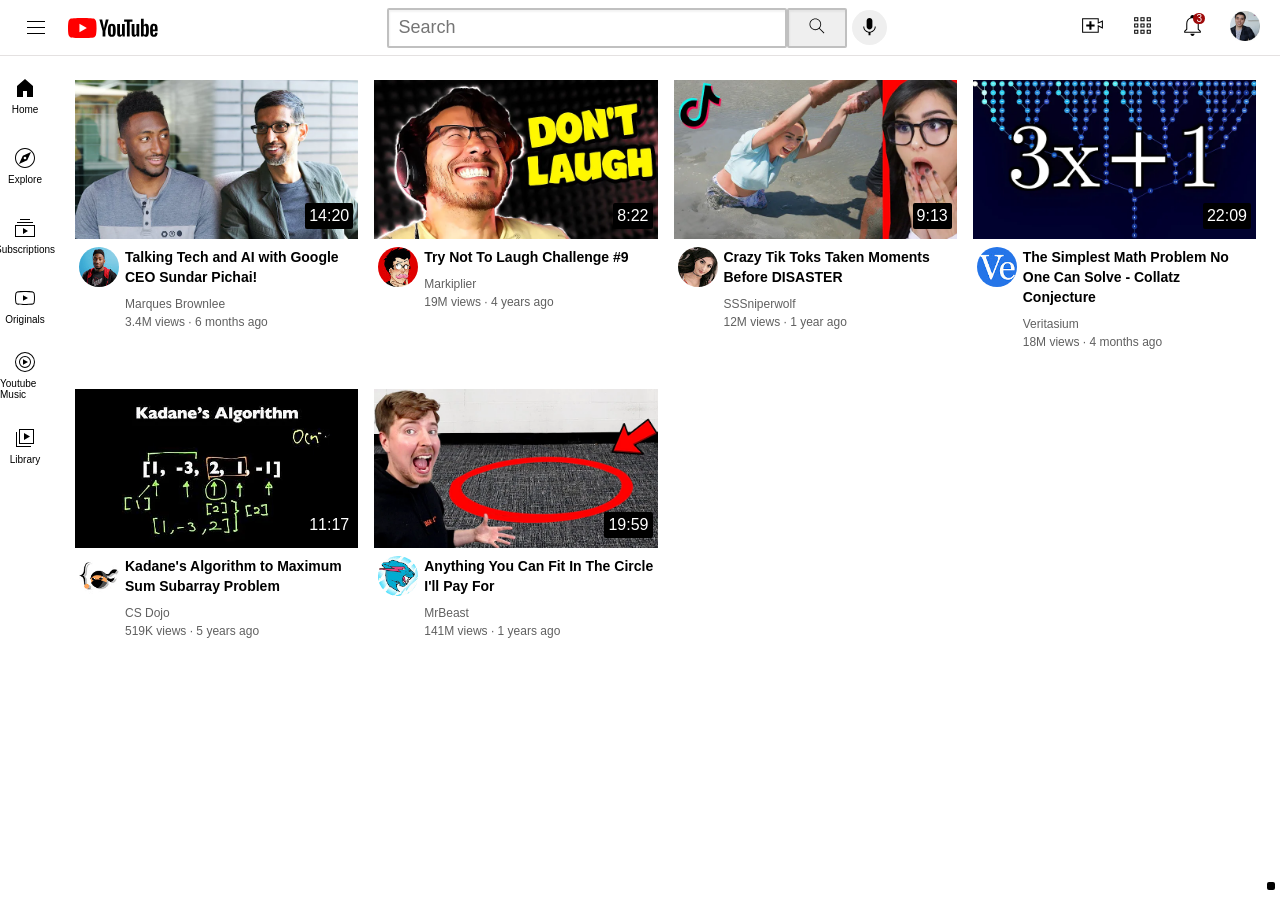
<file: index.html>
<!DOCTYPE html>
<html>
  <head>
    <title>
      Yotube.com Clone
    </title>
    <link rel="stylesheet" href="./styles/header.css">
    <link rel="stylesheet" href="./styles/sidebar.css">
    <link rel="stylesheet" href="./styles/video.css">
    <meta name="viewport" content="width=device-width, initial-scale=1.0">
  </head>
  <body>
    <div class="header">
      <div class="left">
        <img class="hamburger"src="Thumbnails/hamburger-menu.svg">
        <img class="yt-logo" src="Thumbnails/youtube-logo.svg">
      </div>
      <div class="middle">
        <input class="search-box" type="text" placeholder="Search">
        <button class="search-button">
          <img class="search-img" src="Thumbnails/search.svg">
          <div class="tooltip">Search</div>
        </button>
        <button class="voice">
          <img src="Thumbnails/voice-search-icon.svg">
          <div class="voice-tooltip">
            Search with your voice
          </div>
        </button>
      </div>
      <div class="right">
          <div style="display: flex;">
            <div class="upload">
            <img src="Thumbnails/upload.svg">
            <div class="upload-tooltip">
              Create
            </div>
            </div>
          </div>
          <div class="apps">
            <img  src="Thumbnails/youtube-apps.svg">
            <div class="apps-tooltip">Youtube Apps</div>
          </div>
          <div class="notification">
            <div class="notify">
            <img  src="Thumbnails/notifications.svg">
            <div class="count">3</div>
            <div class="notification-tooltip">Notifications</div>
          </div>
          </div>
          <div>
            <img class="pict" src="Thumbnails/my-channel.jpeg">
          </div>
      </div>
    </div>

    <div class="sidebar">
      <div class="link">
        <img src="Thumbnails/home.svg">
        <div>Home</div>
      </div>
      <div class="link">
        <img src="Thumbnails/explore.svg">
        <div>Explore</div>
      </div>
      <div class="link">
        <img src="Thumbnails/subscriptions.svg">
        <div>Subscriptions</div>
      </div>
      <div class="link">
        <img src="Thumbnails/originals.svg">
        <div>Originals</div>
      </div>
      <div class="link">
        <img src="Thumbnails/youtube-music.svg">
        <div>Youtube Music</div>
      </div>
      <div class="link"> 
        <img src="Thumbnails/library.svg">
        <div>Library</div>
      </div>
    </div>
      
     
     <div class="video-grid">
      <div class="video">
      <div class="thumbnail-row">
        <a href="https://www.youtube.com/watch?v=n2RNcPRtAiY">
          <img class="thumbnail" src="Thumbnails/thumbnail-1.webp">
        </a>
        
        <div class="video-time">
          14:20
        </div>
      </div>
      <div class="grid">
        <div class="pic">
          <img class="channel-pic" src="Thumbnails/channel 1.jpeg">
      </div>
      <div class="txt">
        <p class="title">
          Talking Tech and AI with Google CEO Sundar Pichai!
        </p>
        <p class="author">
          Marques Brownlee
        </p>
        <p class="stats">
          3.4M views &#183; 6 months ago
      </div>
      </div>
    </div>
     <div class="video">
      <div class="thumbnail-row">
        <a href="https://www.youtube.com/watch?v=mP0RAo9SKZk">
          <img class="thumbnail" src="Thumbnails/thumbnail-2.webp">
        </a>
       
        <div class="video-time">
          8:22
        </div>
      </div>
      <div class="grid">
        <div class="pic">
          <img class="channel-pic" src="Thumbnails/channel-2.jpeg">
        </div>
        <div class="txt">
          <p class="title">
            Try Not To Laugh Challenge #9
          </p>
          <p class="author">
            Markiplier
          </p>
          <p class="stats">
            19M views &#183; 4 years ago
          </div>
        </div>
      </div>

    <div class="video">
      <div class="thumbnail-row">
        <a href="https://www.youtube.com/watch?v=FgjPQQeTh1w">
          <img class="thumbnail" src="Thumbnails/thumbnail-3.webp">
        </a>
        <div class="video-time">
          9:13
        </div>
      </div>
      <div class="grid">
        <div class="pic">
          <img class="channel-pic" src="Thumbnails/channel-3.jpeg">
          <div class="video-time">
        </div>
      </div>
      <div class="txt">
        <p class="title">
           Crazy Tik Toks Taken Moments Before DISASTER
        </p>
        <p class="author">
          SSSniperwolf  
        </p>
        <p class="stats">
          12M views &#183; 1 year ago
        </p>
      </div>
      </div>
      </div>
      <div class="video">
        <div class="thumbnail-row">
        <a href="https://www.youtube.com/watch?v=094y1Z2wpJg">
          <img class="thumbnail" src="Thumbnails/thumbnail-4.webp">
        </a>
        <div class="video-time">
          22:09
        </div>
      </div>
      <div class="grid">
        <div class="pic">
          <a href="https://www.youtube.com/watch?v=86CQq3pKSUw">
            <img class="channel-pic" src="Thumbnails/channel-4.jpeg">
          </a>
        </div>
        <div class="txt">
          <p class="title">
           The Simplest Math Problem No One Can Solve - Collatz Conjecture
          </p>
          <p class="author">
            Veritasium
          </p>
          <p class="stats">
            18M views &#183; 4 months ago
          </p>
          </div>
        </div>
      </div>

    <div class="video">
      <div class="thumbnail-row">
        <a href="https://www.youtube.com/watch?v=86CQq3pKSUw">
         <img class="thumbnail" src="Thumbnails/thumbnail-5.webp">
        </a>
        <div class="video-time">
          11:17
        </div>
      </div>
      <div class="grid">
        <div class="pic">
          <img class="channel-pic" src="Thumbnails/channel-5.jpeg">
      </div>
      <div class="txt">
        <p class="title">
          Kadane's Algorithm to Maximum Sum Subarray Problem
        </p>
        <p class="author">
          CS Dojo
        </p>
        <p class="stats">
          519K views &#183; 5 years ago
        </p>
      </div>
      </div>
      </div>
      <div class="video">
        <div class="thumbnail-row">
        <a href="https://www.youtube.com/watch?v=yXWw0_UfSFg">
          <img class="thumbnail" src="Thumbnails/thumbnail-6.webp">
        </a>
          <div class="video-time">
          19:59
        </div>
      </div>
      <div class="grid">
        <div class="pic">
          <img class="channel-pic" src="Thumbnails/channel-6.jpeg">
        </div>
        <div class="txt">
          <p class="title">
            Anything You Can Fit In The Circle I'll Pay For
          </p>
          <p class="author">
            MrBeast
          </p>
          <p class="stats">
            141M views &#183; 1 years ago
          </p>
          </div>
        </div>
      </div>
     </div>
  </body>
</html>
</file>
<file: styles/header.css>
.header{
  height:55px;
  display: flex;
  flex-direction: row;
  justify-content: space-between;
  position: fixed;
  top:0;
  left:0;
  background-color: white;
  right:0;
  border-bottom-style:solid;
  border-bottom-width:1px;
  border-bottom-color:rgb(228, 225, 225);
  z-index:100;
  }
  .left{
    display: flex;
    align-items: center;
  }
  .middle
  {
    margin-left:70px;
    margin-right:35px;
    display: flex;
    max-width: 500px;
    flex:1;
    align-items: center;
  }
  .right{
    width:200px;
    display: flex;
    align-items:center;
    justify-content: space-between;
    cursor: pointer;
  }
  .yt-logo{
    height:20px;
  }
  .hamburger{
    height:24px;
    margin-left:24px;
    cursor: pointer;
    margin-right:20px;
  }
  .voice{
    width:35px;
    border-radius:40px;
    border:none;
    height:35px;
    cursor:pointer;
    position: relative;
  }
  .voice-tooltip{
    position:absolute;
    background-color: grey;
    color:white;
    padding-top:4px;
    padding-bottom:4px;
    padding-right:6px;
    padding-left:6px;
    border-radius:2px;
    font-size:12px;
    opacity: 0;
    bottom:-20px;
    width:150px;
    left:0px;
  }
  .voice:hover .voice-tooltip {
    opacity:1;
    transition:0.3s;
  }
  .search-button{
    height:40px;
    width:60px;
    padding-bottom:5px;
    padding-top:5px;
    border-style:solid;
    border-color:rgb(192,192,192);
    border-radius: 2px;
    box-shadow:inset 1px 2px 2px rgba(0,0,0,0.05);
    margin-right:5px;
    cursor:pointer;
    position: relative;
  }
  .search-button .tooltip{
    position:absolute;
    background-color: grey;
    color:white;
    padding-top:4px;
    padding-bottom:4px;
    padding-right:8px;
    padding-left:8px;
    border-radius:2px;
    font-size:12px;
    margin-right:20px;
    bottom:-20px;
    opacity:0;
  }
  .search-button:hover .tooltip{
    opacity:1;
    transition:0.3s;

  }
  .search-img{
    height:20px;
  }
  .search-box{
    flex:1;
    height:34px;
    padding-left:10px;
    font-size:16px; 
    width:0px; 
    border-style:solid;
    border-color:rgb(192,192,192);
    border-radius: 2px;
    box-shadow:inset 1px 2px 2px rgba(0,0,0,0.05);
  }
  .search-box::placeholder{
    font-family:roboto,Arial, Helvetica, sans-serif;
    font-size:18px;
  }
  .upload,.apps,.notify{
    width:25px;
  }
  .upload{
    position: relative;
  }
  .upload-tooltip{
    position:absolute;
    bottom:-20px;
    background-color: grey;
    width:45px;
    padding-left:8px;
    border-radius: 2px;
    color:white;
    font-size:14px;
    opacity:0;
  }
  .upload:hover .upload-tooltip{
    opacity:1;
    transition: 0.3s;
  }
  .apps{
    position:relative;
  }
  .apps-tooltip{
    position:absolute;
    color:white;
    font-size:14px;
    background-color: grey;
    bottom:-20px;
    width:85px;
    padding-left:5px;
    left:0;
    opacity:0;
  }
  .apps:hover .apps-tooltip{
    opacity: 1;
    transition: 0.3s;
  }
  
  .notification{
    position: relative;
  }
  .notification-tooltip{
    position:absolute;
    background-color: grey;
    color:white;
    width:80px;
    bottom:-20px;
    padding-left:5px;
    border-radius: 2px;
    font-size:14px;
    opacity: 0;
    left:0;
  }
  .notification:hover .notification-tooltip{
    opacity:1;
    transition: 0.3s;
  }
  .count{
    position: absolute;
    top:0;
    right:0;
    background-color: rgb(158, 10, 10);
    color:white;
    font-family:Roboto,Arial, Helvetica, sans-serif;
    font-size:10px;
    padding-left:3px;
    padding-right:3px;
    border-radius:12px;
  }
  .pict{
    width:30px;
    margin-right:20px;
  }
  body{
    margin:0px;
    padding-left:96px;
    padding-right:24px;
  }
</file>
<file: styles/sidebar.css>
.sidebar{
    left:0;
    bottom:0;
    top:55px;
    position: fixed;
    background-color: rgba(255, 255, 255, 0);
    width:50px;
    z-index:200;
    border-right:1px;
    padding-top:5px;
  }
  .link{
    height:70px;
    display: flex;
    justify-content: center;
    align-items: center;
    flex-direction: column;
    cursor: pointer;
  }
  .link:hover{
    background-color: rgb(238, 235, 235);
  }
  .link img{
    height:24px;
    margin-bottom:4px;
  }
  .link div{
    font-family: Roboto,Arial;
    font-size:10px;
  }
</file>
<file: styles/video.css>
p{
        font-family: Roboto,Arial, Helvetica, sans-serif;
        margin-top:0px;
        margin-bottom:0px;
      }
       .thumbnail{
        width:100%;
        display: block;
       }
      .pic{
        vertical-align: top;
        margin-top:8px;
      }
      .channel-pic{
        border-radius: 36px;
        width:40px;
        margin-left:4px;
      }
      .title{
        margin-top:8px;
        font-size:14px;
        font-weight:bold;
        line-height:20px;
      }
      .stats{
        margin-top:4px;
        font-size:12px;
        color:rgb(96, 96, 96);
      }
      .thumbnail-row{
        position:relative;
      }
      .author{
        margin-top:10px;
        font-size:12px;
        color:rgb(96, 96, 96);
      }
      .grid{
        display:grid;
        grid-template-columns:50px 1fr;
      }
      .video-grid{
        display: grid;
        grid-template-columns: 1fr 1fr 1fr;
        column-gap: 16px;
        row-gap: 40px;
      }
      @media(max-width:900px)
      {
        .video-grid{
          grid-template-columns: 1fr 1fr;
        }
      }
      @media(min-width:1200px)
      {
        .video-grid{
          grid-template-columns: 1fr 1fr 1fr 1fr;
        }
      }
      body{
        margin-top:0px;
          padding-top:80px;
        padding-left:75px;
      }
      .video-time{
        background-color: black;
        color:white;
        position: absolute;
        font-family:Roboto,Arial, Helvetica, sans-serif;
        font-weight: 500;
        padding:4px;
        border-radius: 2px;
        bottom:10px;
        right:5px;
      }
      .video{
        z-index:0;
        cursor:pointer;
      }
</file>
